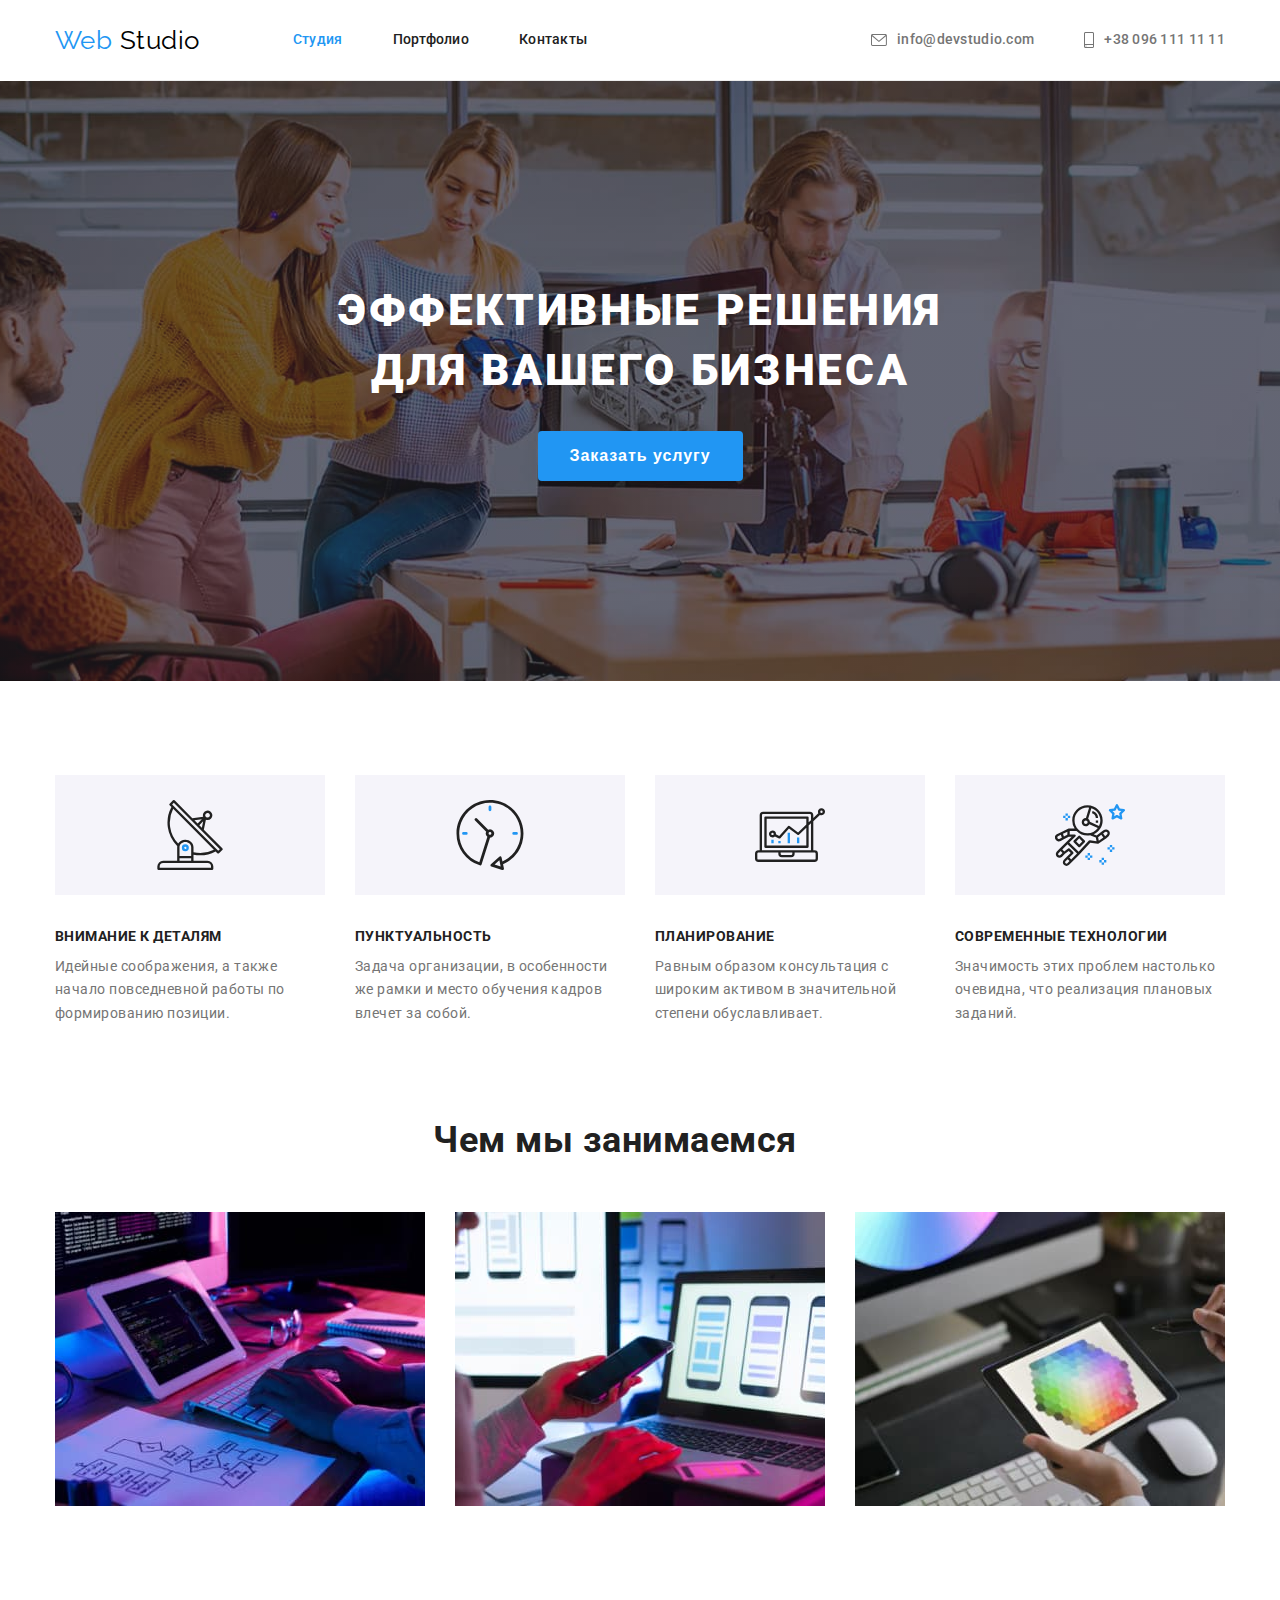
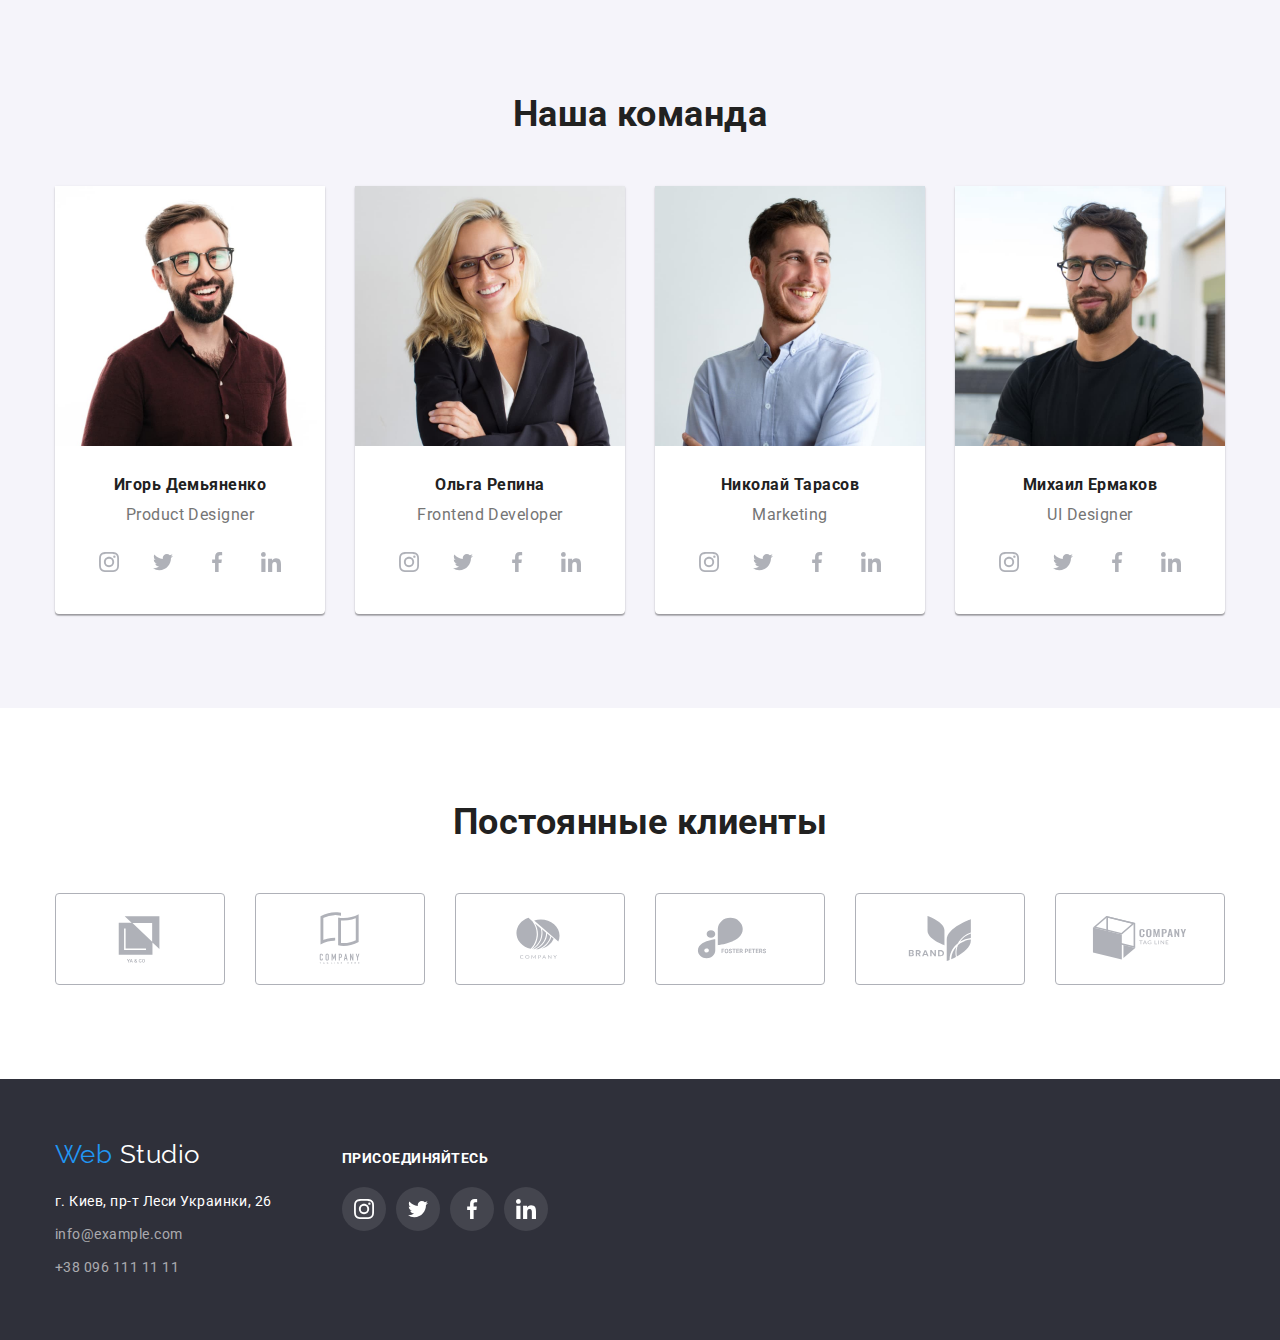
<file: index.html>
<!DOCTYPE html>
<html lang="ru">
  <head>
    <meta charset="UTF-8" />
    <meta http-equiv="X-UA-Compatible" content="IE=edge" />
    <meta name="viewport" content="width=device-width, initial-scale=1.0" />
    <title>Document</title>
    <link
      href="https://fonts.googleapis.com/css2?family=Raleway:wght@700&family=Roboto:wght@400;500;700;900&display=swap"
      rel="stylesheet"
    />
    <link
      rel="stylesheet"
      href="https://cdnjs.cloudflare.com/ajax/libs/modern-normalize/1.1.0/modern-normalize.min.css"
      integrity="sha512-wpPYUAdjBVSE4KJnH1VR1HeZfpl1ub8YT/NKx4PuQ5NmX2tKuGu6U/JRp5y+Y8XG2tV+wKQpNHVUX03MfMFn9Q=="
      crossorigin="anonymous"
      referrerpolicy="no-referrer"
    />
    <link rel="stylesheet" href="./css/styles.css" />
  </head>
  <body>
    <!-- Шапка сайта -->
    <header class="page-header">
      <div class="container-head">
        <nav>
          <div class="all-nav">
            <a href="./index.html" class="logo">
              Web
              <span class="logo-black">Studio</span>
            </a>

            <ul class="site-nav list">
              <li class="item">
                <a href="./index.html" class="link current">Студия</a>
              </li>
              <li class="item">
                <a href="./portfolio.html" class="link">Портфолио</a>
              </li>
              <li class="item"><a href="" class="link">Контакты</a></li>
            </ul>
          </div>
        </nav>

        <ul class="contact-list">
          <li class="connection">
            <a href="mailto:info@devstudio.com" class="contact-link">
              <svg class="mail-icon" width="16" height="12">
                <use href="./images/sprite.svg#icon-envelope"></use>
              </svg>
              info@devstudio.com
            </a>
          </li>
          <li class="connection">
            <a href="tel:+380961111111" class="contact-link">
              <svg class="phone-icon" width="10" height="16">
                <use href="./images/sprite.svg#icon-smartphone"></use>
              </svg>
              +38 096 111 11 11
            </a>
          </li>
        </ul>
      </div>
    </header>

    <main>
      <!-- Герой -->
      <section class="section hero">
        <div class="container">
          <h1 class="hero-title">
            Эффективные решения
            <br />
            для вашего бизнеса
          </h1>
          <button type="button" class="button">Заказать услугу</button>
        </div>
      </section>

      <!-- Преимущества -->
      <section class="section benefit">
        <div class="container">
          <h2 class="visually-hidden">Преимущества компании</h2>
          <ul class="benefit-list">
            <li class="benefit-option">
              <svg class="benefit-icon" width="270" height="120">
                <use href="./images/sprite.svg#icon-antenna-1"></use>
              </svg>
              <h3 class="benefit-option-title">Внимание к деталям</h3>
              <p class="benefit-text">
                Идейные соображения, а также начало повседневной работы по
                формированию позиции.
              </p>
            </li>
            <li class="benefit-option">
              <svg class="benefit-icon" width="270" height="120">
                <use href="./images/sprite.svg#icon-clock-2"></use>
              </svg>
              <h3 class="benefit-option-title">Пунктуальность</h3>
              <p class="benefit-text">
                Задача организации, в особенности же рамки и место обучения
                кадров влечет за собой.
              </p>
            </li>
            <li class="benefit-option">
              <svg class="benefit-icon" width="270" height="120">
                <use href="./images/sprite.svg#icon-diagram-3"></use>
              </svg>
              <h3 class="benefit-option-title">Планирование</h3>
              <p class="benefit-text">
                Равным образом консультация с широким активом в значительной
                степени обуславливает.
              </p>
            </li>
            <li class="benefit-option">
              <svg class="benefit-icon" width="270" height="120">
                <use href="./images/sprite.svg#icon-astronaut-4"></use>
              </svg>
              <h3 class="benefit-option-title">Современные технологии</h3>
              <p class="benefit-text">
                Значимость этих проблем настолько очевидна, что реализация
                плановых заданий.
              </p>
            </li>
          </ul>
        </div>
      </section>

      <!-- Функции -->
      <section class="section feature">
        <div class="container">
          <h2 class="feature-title">Чем мы занимаемся</h2>
          <ul class="feature-list">
            <li class="feature-images">
              <img
                src="./images/box-1.jpg"
                alt="Пример разработки декстопных приложений"
                width="370"
              />
            </li>
            <li class="feature-images">
              <img
                src="./images/box-2.jpg"
                alt="Пример разработки мобильных приложений"
                width="370"
              />
            </li>
            <li class="feature-images">
              <img
                src="./images/box-3.jpg"
                alt="Пример дизайнерских решений"
                width="370"
              />
            </li>
          </ul>
        </div>
      </section>

      <!-- Команда -->

      <section class="section team">
        <div class="container">
          <h2 class="team-title">Наша команда</h2>
          <ul class="team-list">
            <li class="team-dudes">
              <img
                src="./images/img-1.jpg"
                alt="Первый сотрудник"
                width="270"
              />
              <div class="team-wrapper">
                <h3 class="team-employee-name">Игорь Демьяненко</h3>
                <p class="team-employoee-position">Product Designer</p>
                <ul class="social-list">
                  <li class="social-item">
                    <a href="" class="social-link">
                      <svg class="social-icon" width="20" height="20">
                        <use href="./images/sprite.svg#icon-instagram-1"></use>
                      </svg>
                    </a>
                  </li>
                  <li class="social-item">
                    <a href="" class="social-link">
                      <svg class="social-icon" width="20" height="20">
                        <use href="./images/sprite.svg#icon-twitter-2"></use>
                      </svg>
                    </a>
                  </li>
                  <li class="social-item">
                    <a href="" class="social-link">
                      <svg class="social-icon" width="20" height="20">
                        <use href="./images/sprite.svg#icon-facebook-3"></use>
                      </svg>
                    </a>
                  </li>
                  <li class="social-item">
                    <a href="" class="social-link">
                      <svg class="social-icon" width="20" height="20">
                        <use href="./images/sprite.svg#icon-linkedin-4"></use>
                      </svg>
                    </a>
                  </li>
                </ul>
              </div>
            </li>

            <li class="team-dudes">
              <img
                src="./images/img-2.jpg"
                alt="Второй сотрудник"
                width="270"
              />
              <div class="team-wrapper">
                <h3 class="team-employee-name">Ольга Репина</h3>
                <p class="team-employoee-position">Frontend Developer</p>
                <ul class="social-list">
                  <li class="social-item">
                    <a href="" class="social-link">
                      <svg class="social-icon" width="20" height="20">
                        <use href="./images/sprite.svg#icon-instagram-1"></use>
                      </svg>
                    </a>
                  </li>
                  <li class="social-item">
                    <a href="" class="social-link">
                      <svg class="social-icon" width="20" height="20">
                        <use href="./images/sprite.svg#icon-twitter-2"></use>
                      </svg>
                    </a>
                  </li>
                  <li class="social-item">
                    <a href="" class="social-link">
                      <svg class="social-icon" width="20" height="20">
                        <use href="./images/sprite.svg#icon-facebook-3"></use>
                      </svg>
                    </a>
                  </li>
                  <li class="social-item">
                    <a href="" class="social-link">
                      <svg class="social-icon" width="20" height="20">
                        <use href="./images/sprite.svg#icon-linkedin-4"></use>
                      </svg>
                    </a>
                  </li>
                </ul>
              </div>
            </li>
            <li class="team-dudes">
              <img
                src="./images/img-3.jpg"
                alt="Третий сотрудник"
                width="270"
              />
              <div class="team-wrapper">
                <h3 class="team-employee-name">Николай Тарасов</h3>
                <p class="team-employoee-position">Marketing</p>
                <ul class="social-list">
                  <li class="social-item">
                    <a href="" class="social-link">
                      <svg class="social-icon" width="20" height="20">
                        <use href="./images/sprite.svg#icon-instagram-1"></use>
                      </svg>
                    </a>
                  </li>
                  <li class="social-item">
                    <a href="" class="social-link">
                      <svg class="social-icon" width="20" height="20">
                        <use href="./images/sprite.svg#icon-twitter-2"></use>
                      </svg>
                    </a>
                  </li>
                  <li class="social-item">
                    <a href="" class="social-link">
                      <svg class="social-icon" width="20" height="20">
                        <use href="./images/sprite.svg#icon-facebook-3"></use>
                      </svg>
                    </a>
                  </li>
                  <li class="social-item">
                    <a href="" class="social-link">
                      <svg class="social-icon" width="20" height="20">
                        <use href="./images/sprite.svg#icon-linkedin-4"></use>
                      </svg>
                    </a>
                  </li>
                </ul>
              </div>
            </li>
            <li class="team-dudes">
              <img
                src="./images/img-4.jpg"
                alt="Четвертый сотрудник"
                width="270"
              />
              <div class="team-wrapper">
                <h3 class="team-employee-name">Михаил Ермаков</h3>
                <p class="team-employoee-position">UI Designer</p>
                <ul class="social-list">
                  <li class="social-item">
                    <a href="" class="social-link">
                      <svg class="social-icon" width="20" height="20">
                        <use href="./images/sprite.svg#icon-instagram-1"></use>
                      </svg>
                    </a>
                  </li>
                  <li class="social-item">
                    <a href="" class="social-link">
                      <svg class="social-icon" width="20" height="20">
                        <use href="./images/sprite.svg#icon-twitter-2"></use>
                      </svg>
                    </a>
                  </li>
                  <li class="social-item">
                    <a href="" class="social-link">
                      <svg class="social-icon" width="20" height="20">
                        <use href="./images/sprite.svg#icon-facebook-3"></use>
                      </svg>
                    </a>
                  </li>
                  <li class="social-item">
                    <a href="" class="social-link">
                      <svg class="social-icon" width="20" height="20">
                        <use href="./images/sprite.svg#icon-linkedin-4"></use>
                      </svg>
                    </a>
                  </li>
                </ul>
              </div>
            </li>
          </ul>
        </div>
      </section>

      <!-- Постоянные клиенты -->

      <section class="section clients">
        <div class="container">
          <h2 class="clients-title">Постоянные клиенты</h2>
          <ul class="clients-list">
            <li class="client-item">
              <a href="" class="client-link">
                <svg class="client-icon" width="106" height="60">
                  <use href="./images/sprite.svg#icon-Logo-1"></use>
                </svg>
              </a>
            </li>
            <li class="client-item">
              <a href="" class="client-link">
                <svg class="client-icon" width="106" height="60">
                  <use href="./images/sprite.svg#icon-Logo-2"></use>
                </svg>
              </a>
            </li>
            <li class="client-item">
              <a href="" class="client-link">
                <svg class="client-icon" width="106" height="60">
                  <use href="./images/sprite.svg#icon-Logo-3"></use>
                </svg>
              </a>
            </li>
            <li class="client-item">
              <a href="" class="client-link">
                <svg class="client-icon" width="106" height="60">
                  <use href="./images/sprite.svg#icon-Logo-4"></use>
                </svg>
              </a>
            </li>
            <li class="client-item">
              <a href="" class="client-link">
                <svg class="client-icon" width="106" height="60">
                  <use href="./images/sprite.svg#icon-Logo-5"></use>
                </svg>
              </a>
            </li>
            <li class="client-item">
              <a href="" class="client-link">
                <svg class="client-icon" width="106" height="60">
                  <use href="./images/sprite.svg#icon-Logo-6"></use>
                </svg>
              </a>
            </li>
          </ul>
        </div>
      </section>
    </main>

    <!-- Футер -->
    <footer class="full-footer">
      <div class="container footer">
        <div class="footer-contacts">
          <a href="./index.html" class="logo">
            Web
            <span class="logo-white">Studio</span>
          </a>

          <address class="address">
            <p class="address-details">г. Киев, пр-т Леси Украинки, 26</p>
            <ul class="contact list">
              <li class="contact-details">
                <a href="mailto:info@example.com" class="mail-footer">
                  info@example.com
                </a>
              </li>
              <li class="contact-details">
                <a href="tel:+380961111111" class="phone-footer">
                  +38 096 111 11 11
                </a>
              </li>
            </ul>
          </address>
        </div>

        <div class="footer-social-links">
          <h3 class="footer-social-title">присоединяйтесь</h3>
          <ul class="social-list">
            <li class="social-item">
              <a href="" class="footer-social-link">
                <svg class="footer-social-icon" width="20" height="20">
                  <use href="./images/sprite.svg#icon-instagram-1"></use>
                </svg>
              </a>
            </li>
            <li class="social-item">
              <a href="" class="footer-social-link">
                <svg class="footer-social-icon" width="20" height="20">
                  <use href="./images/sprite.svg#icon-twitter-2"></use>
                </svg>
              </a>
            </li>
            <li class="social-item">
              <a href="" class="footer-social-link">
                <svg class="footer-social-icon" width="20" height="20">
                  <use href="./images/sprite.svg#icon-facebook-3"></use>
                </svg>
              </a>
            </li>
            <li class="social-item">
              <a href="" class="footer-social-link">
                <svg class="footer-social-icon" width="20" height="20">
                  <use href="./images/sprite.svg#icon-linkedin-4"></use>
                </svg>
              </a>
            </li>
          </ul>
        </div>
      </div>
    </footer>
  </body>
</html>
</file>
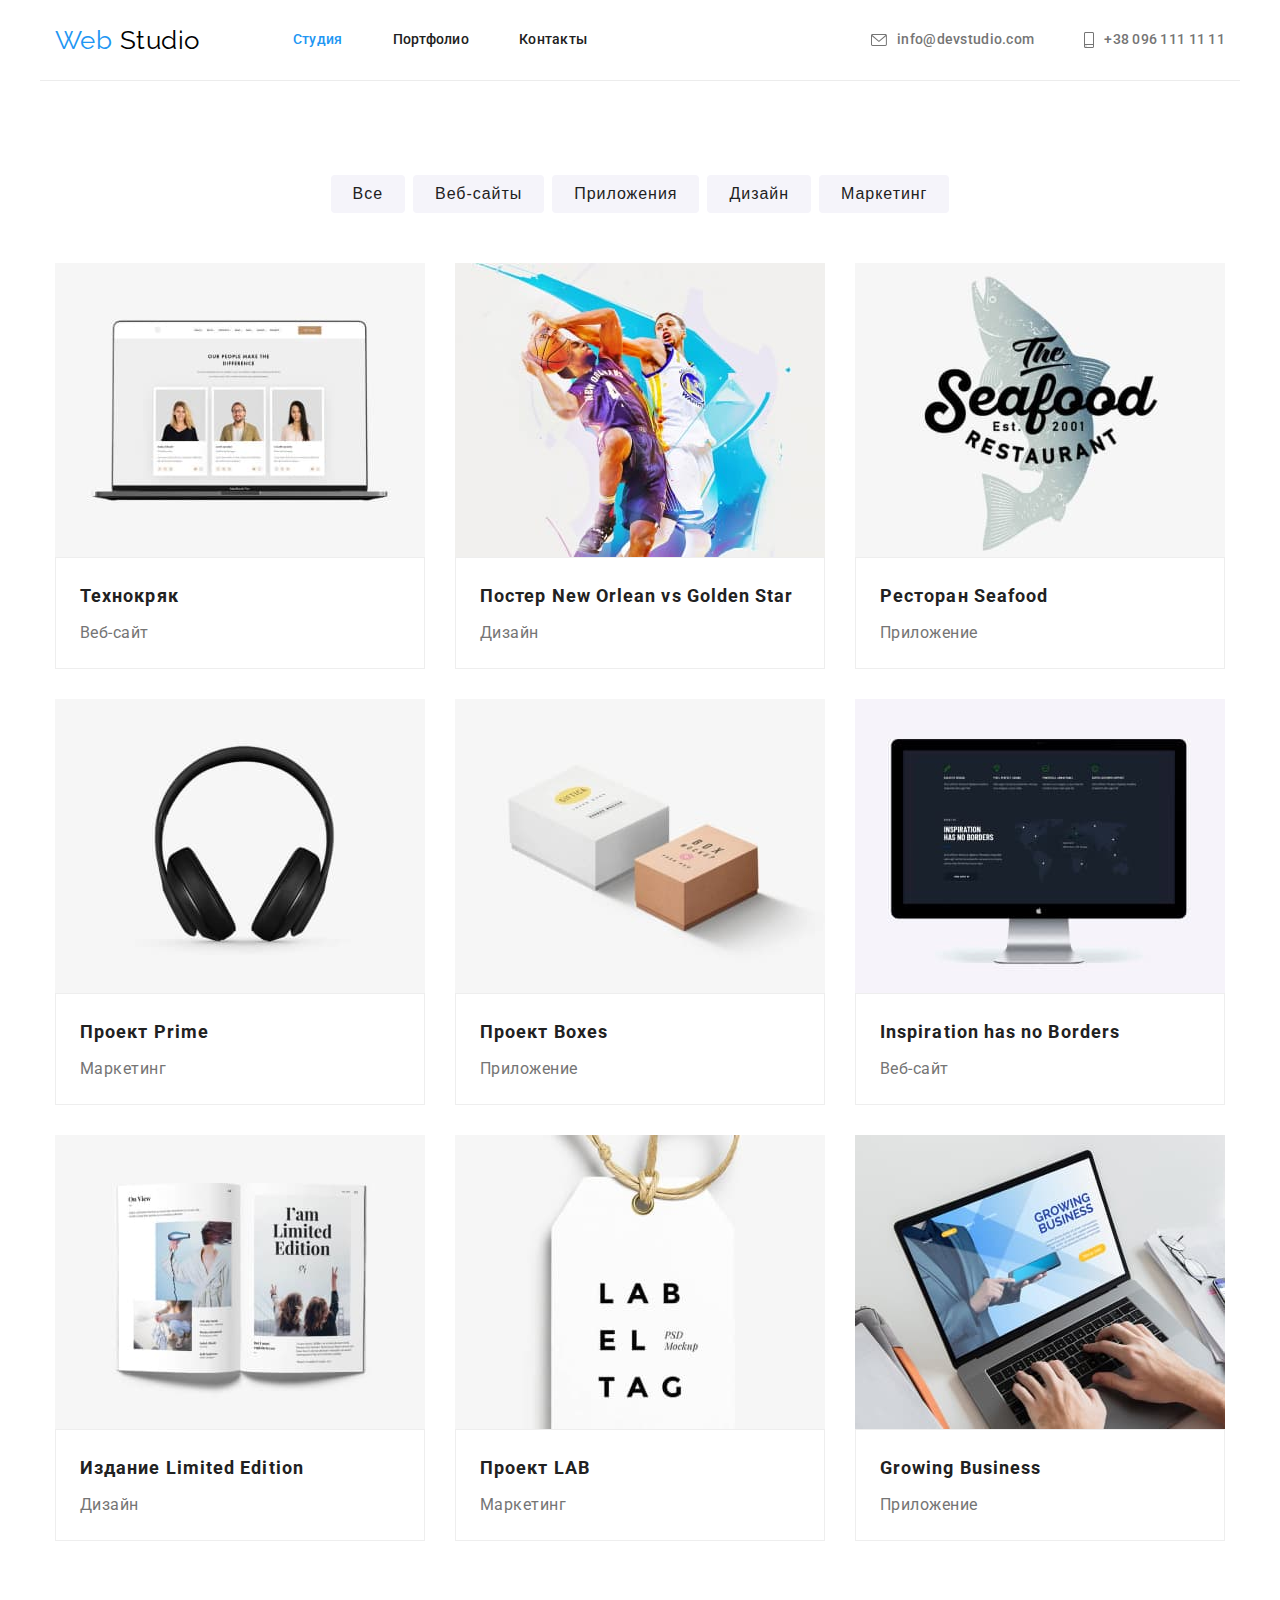
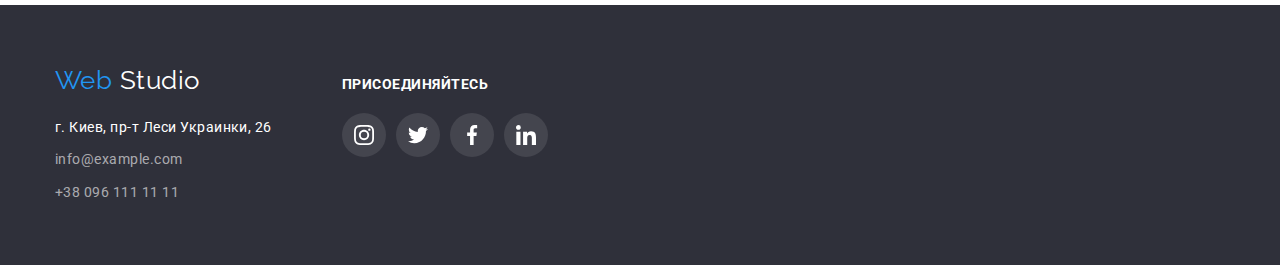
<file: portfolio.html>
<!DOCTYPE html>
<html lang="ru">
  <head>
    <meta charset="UTF-8" />
    <meta http-equiv="X-UA-Compatible" content="IE=edge" />
    <meta name="viewport" content="width=device-width, initial-scale=1.0" />
    <title>Document</title>
    <link
      href="https://fonts.googleapis.com/css2?family=Raleway:wght@700&family=Roboto:wght@400;500;700;900&display=swap"
      rel="stylesheet"
    />
    <link
      rel="stylesheet"
      href="https://cdnjs.cloudflare.com/ajax/libs/modern-normalize/1.1.0/modern-normalize.min.css"
      integrity="sha512-wpPYUAdjBVSE4KJnH1VR1HeZfpl1ub8YT/NKx4PuQ5NmX2tKuGu6U/JRp5y+Y8XG2tV+wKQpNHVUX03MfMFn9Q=="
      crossorigin="anonymous"
      referrerpolicy="no-referrer"
    />
    <link rel="stylesheet" href="./css/styles.css" />
  </head>

  <body>
    <!-- Шапка сайта -->
    <header class="page-header">
      <div class="container-head">
        <nav>
          <div class="all-nav">
            <a href="./index.html" class="logo">
              Web
              <span class="logo-black">Studio</span>
            </a>

            <ul class="site-nav list">
              <li class="item">
                <a href="./index.html" class="link current">Студия</a>
              </li>
              <li class="item">
                <a href="./portfolio.html" class="link">Портфолио</a>
              </li>
              <li class="item"><a href="" class="link">Контакты</a></li>
            </ul>
          </div>
        </nav>

        <ul class="contact-list">
          <li class="connection">
            <a href="mailto:info@devstudio.com" class="contact-link">
              <svg class="mail-icon" width="16" height="12">
                <use href="./images/sprite.svg#icon-envelope"></use>
              </svg>
              info@devstudio.com
            </a>
          </li>
          <li class="connection">
            <a href="tel:+380961111111" class="contact-link">
              <svg class="phone-icon" width="10" height="16">
                <use href="./images/sprite.svg#icon-smartphone"></use>
              </svg>
              +38 096 111 11 11
            </a>
          </li>
        </ul>
      </div>
    </header>

    <main>
      <!-- Портфолио  -->

      <section class="section">
        <div class="container">
          <h1 class="visually-hidden">Портфолио</h1>
          <ul class="criteria">
            <li class="criteria-btn">
              <button type="button" class="button-secondary">Все</button>
            </li>
            <li class="criteria-btn">
              <button type="button" class="button-secondary">Веб-сайты</button>
            </li>
            <li class="criteria-btn">
              <button type="button" class="button-secondary">Приложения</button>
            </li>
            <li class="criteria-btn">
              <button type="button" class="button-secondary">Дизайн</button>
            </li>
            <li class="criteria-btn">
              <button type="button" class="button-secondary">Маркетинг</button>
            </li>
          </ul>

          <ul class="portfolio">
            <li class="portfolio-elements">
              <img
                src="./images/prtfl-1.jpg"
                alt="фото веб-сайта"
                width="370"
              />
              <div class="portfolio-wrapper">
                <h2 class="portfolio-title">Технокряк</h2>
                <p class="portfolio-title-designation">Веб-сайт</p>
              </div>
            </li>
            <li class="portfolio-elements">
              <img src="./images/prtfl-2.jpg" alt="фото дизайна" width="370" />
              <div class="portfolio-wrapper">
                <h2 class="portfolio-title">
                  Постер New Orlean vs Golden Star
                </h2>
                <p class="portfolio-title-designation">Дизайн</p>
              </div>
            </li>
            <li class="portfolio-elements">
              <img
                src="./images/prtfl-3.jpg"
                alt="фото приложения"
                width="370"
              />
              <div class="portfolio-wrapper">
                <h2 class="portfolio-title">Ресторан Seafood</h2>
                <p class="portfolio-title-designation">Приложение</p>
              </div>
            </li>
            <li class="portfolio-elements">
              <img
                src="./images/prtfl-4.jpg"
                alt="пример маркетинга"
                width="370"
              />
              <div class="portfolio-wrapper">
                <h2 class="portfolio-title">Проект Prime</h2>
                <p class="portfolio-title-designation">Маркетинг</p>
              </div>
            </li>
            <li class="portfolio-elements">
              <img
                src="./images/prtfl-5.jpg"
                alt="фото приложения"
                width="370"
              />
              <div class="portfolio-wrapper">
                <h2 class="portfolio-title">Проект Boxes</h2>
                <p class="portfolio-title-designation">Приложение</p>
              </div>
            </li>
            <li class="portfolio-elements">
              <img
                src="./images/prtfl-6.jpg"
                alt="фото веб-сайта"
                width="370"
              />
              <div class="portfolio-wrapper">
                <h2 class="portfolio-title">Inspiration has no Borders</h2>
                <p class="portfolio-title-designation">Веб-сайт</p>
              </div>
            </li>
            <li class="portfolio-elements">
              <img
                src="./images/prtfl-7.jpg"
                alt="пример дизайна"
                width="370"
              />
              <div class="portfolio-wrapper">
                <h2 class="portfolio-title">Издание Limited Edition</h2>
                <p class="portfolio-title-designation">Дизайн</p>
              </div>
            </li>
            <li class="portfolio-elements">
              <img
                src="./images/prtfl-8.jpg"
                alt="пример маркетинга"
                width="370"
              />
              <div class="portfolio-wrapper">
                <h2 class="portfolio-title">Проект LAB</h2>
                <p class="portfolio-title-designation">Маркетинг</p>
              </div>
            </li>
            <li class="portfolio-elements">
              <img
                src="./images/prtfl-9.jpg"
                alt="фото приложения"
                width="370"
              />
              <div class="portfolio-wrapper">
                <h2 class="portfolio-title">Growing Business</h2>
                <p class="portfolio-title-designation">Приложение</p>
              </div>
            </li>
          </ul>
        </div>
      </section>
    </main>

    <!-- Футер -->
    <footer class="full-footer">
      <div class="container footer">
        <div class="footer-contacts">
          <a href="./index.html" class="logo">
            Web
            <span class="logo-white">Studio</span>
          </a>

          <address class="address">
            <p class="address-details">г. Киев, пр-т Леси Украинки, 26</p>
            <ul class="contact list">
              <li class="contact-details">
                <a href="mailto:info@example.com" class="mail-footer">
                  info@example.com
                </a>
              </li>
              <li class="contact-details">
                <a href="tel:+380961111111" class="phone-footer">
                  +38 096 111 11 11
                </a>
              </li>
            </ul>
          </address>
        </div>

        <div class="footer-social-links">
          <h3 class="footer-social-title">присоединяйтесь</h3>
          <ul class="social-list">
            <li class="social-item">
              <a href="" class="footer-social-link">
                <svg class="footer-social-icon" width="20" height="20">
                  <use href="./images/sprite.svg#icon-instagram-1"></use>
                </svg>
              </a>
            </li>
            <li class="social-item">
              <a href="" class="footer-social-link">
                <svg class="footer-social-icon" width="20" height="20">
                  <use href="./images/sprite.svg#icon-twitter-2"></use>
                </svg>
              </a>
            </li>
            <li class="social-item">
              <a href="" class="footer-social-link">
                <svg class="footer-social-icon" width="20" height="20">
                  <use href="./images/sprite.svg#icon-facebook-3"></use>
                </svg>
              </a>
            </li>
            <li class="social-item">
              <a href="" class="footer-social-link">
                <svg class="footer-social-icon" width="20" height="20">
                  <use href="./images/sprite.svg#icon-linkedin-4"></use>
                </svg>
              </a>
            </li>
          </ul>
        </div>
      </div>
    </footer>
  </body>
</html>
</file>
<file: css/styles.css>
html {
  box-sizing: border-box;
}

*,
*::before,
*::after {
  box-sizing: inherit;
}

:root {
  --primery-text-color: #757575;
  --title-text-color: #212121;
  --accent-color: #2196f3;
  --white-color: #ffffff;
  --bgc-main: #ffffff;
  --bgc-darck: #2f303a;
  --bgc-light: #f5f4fa;
  --icon-color: #afb1b8;
}

h1,
h2,
h3,
h4,
h5,
h6,
ul,
p {
  padding: 0;
  margin: 0;
}

body {
  margin: 0;
  background-color: var(--bgc-main);
  color: var(--primery-text-color);

  font-family: Roboto, sans-serif;
  letter-spacing: 0.03em;
}

.container {
  width: 1200px;
  padding-left: 15px;
  padding-right: 15px;
  margin-left: auto;
  margin-right: auto;
  /* padding-bottom: 94px; */
  /* outline: 2px solid red; */
}

.list,
.connection,
.benefit-list,
.feature-list,
.team-list,
.criteria,
.portfolio,
.social-list,
.clients-list {
  list-style: none;
  /* text-align: center; */
}

.section {
  padding: 94px 0;
}

.visually-hidden {
  position: absolute;
  width: 1px;
  height: 1px;
  margin: -1px;
  padding: 0;
  overflow: hidden;
  border: 0;
  clip: rect(0 0 0 0);
}

/* шапка сайта */

.site-nav,
.contact-list {
  display: flex;
}

/* .site-nav .item {
margin-right: 50px;
}

.site-nav .item:last-child {
margin: 0;
} */

.site-nav .item:not(:last-child),
.contact-list .connection:not(:last-child) {
  margin-right: 50px;
}

/* .site-nav .item + .item {
    margin-left: 40px;
} */

.site-nav .link,
.contact-list .contact-link {
  display: flex;
  align-items: center;
  padding-top: 32px;
  padding-bottom: 32px;
}

.container-head {
  display: flex;
  align-items: center;
  width: 1200px;
  padding-left: 15px;
  padding-right: 15px;
  margin-left: auto;
  margin-right: auto;
  /* border: 1px solid #ececec; */
  border-bottom: 1px solid #ececec;
}

.all-nav {
  display: flex;
  align-items: center;
}

/* .container {
    margin-left: auto;
    margin-right: auto;
    width: 1200px;
} */

/* лого */

.logo {
  color: var(--accent-color);
  font-family: Raleway, sans-serif;
  text-decoration: none;
  font-size: 26px;
  line-height: 1.19;
}
.logo-black {
  color: #000000;
}
.logo-white {
  color: #ffffff;
}
/* site nav */

.site-nav {
  margin-left: 93px;
}
.site-nav,
.contact-link {
  font-weight: 500;
  font-size: 14px;
  line-height: 1.14;
  letter-spacing: 0.02em;
}

.site-nav .link {
  color: var(--title-text-color);
  text-decoration: none;
}

.site-nav .link:hover,
.site-nav .link:focus {
  color: var(--accent-color);
}

.site-nav .link.current {
  color: var(--accent-color);
}

/* контакты */

.contact-list {
  margin-left: auto;
}

.contact-link {
  color: var(--primery-text-color);
  text-decoration: none;
}

.contact-link:hover,
.contact-link:focus {
  color: var(--accent-color);
}

.mail-icon,
.phone-icon {
  fill: var(--primery-text-color);
  margin-right: 10px;
}

.contact-link:hover .phone-icon,
.contact-link:focus .phone-icon {
  fill: var(--accent-color);
}

.contact-link:hover .mail-icon,
.contact-link:focus .mail-icon {
  fill: var(--accent-color);
}
/* hero */

.hero {
  background-color: var(--bgc-darck);
  background-image: linear-gradient(
      rgba(47, 48, 58, 0.4),
      rgba(47, 48, 58, 0.4)
    ),
    url(../images/bg-img.jpg);
  background-repeat: no-repeat;
  background-position: center;
  background-size: cover;
  text-align: center;
  padding: 200px 0;
}

.hero-title {
  color: var(--white-color);

  font-weight: 900;
  font-size: 44px;
  line-height: 1.36;

  letter-spacing: 0.06em;
  text-transform: uppercase;

  /* padding-top: 200px; */
  margin-bottom: 30px;
}

.button {
  display: inline-block;
  border: 0;
  border-radius: 4px;
  padding: 10px 32px;
  min-width: 200px;
  text-align: center;
  /* margin-bottom: 200px; */
  /* box-shadow: 0px 4px 4px rgba(0, 0, 0, 0.15); */
  background-color: var(--accent-color);
  color: var(--white-color);
  /* font-family: inherit; */
  font-weight: 700;
  font-size: 16px;
  line-height: 1.87;

  /* display: flex;
align-items: center;
text-align: center; */
  letter-spacing: 0.06em;
  cursor: pointer;
}
.button:hover,
.button:focus {
  box-shadow: 0px 4px 4px rgba(0, 0, 0, 0.15);
}
/* преимущества */

.benefit-list {
  display: flex;
}

.benefit-option-title {
  text-transform: uppercase;
  color: var(--title-text-color);
  font-size: 14px;
  line-height: 1.14;
  margin-bottom: 10px;
}

.benefit-text {
  width: 270px;
  font-size: 14px;
  line-height: 1.71;
}

.benefit-option:not(:last-child) {
  margin-right: 30px;
}

.benefit-icon {
  background-color: var(--bgc-light);
  padding: 25px 100px;
  margin-bottom: 30px;
}

/* функциии */

.feature {
  padding-top: 0;
}

.feature-list {
  display: flex;
}

.feature-title {
  margin-right: 50px;
}

.feature-images:not(:last-child) {
  margin-right: 30px;
}

/* команда  */

.team {
  background-color: var(--bgc-light);
}

.team-title {
  margin-bottom: 50px;
}

.team-employee-name {
  color: var(--title-text-color);
  font-size: 16px;
  line-height: 1.18;
  /* margin-top: 30px; */
  margin-bottom: 10px;
  /* text-align: center; */
}

.team-employoee-position {
  /* margin-bottom: 30px; */
  margin-bottom: 16px;
}

.team-list {
  display: flex;
}

.team-dudes {
  background: #ffffff;
  box-shadow: 0px 1px 3px rgba(0, 0, 0, 0.12), 0px 1px 1px rgba(0, 0, 0, 0.14),
    0px 2px 1px rgba(0, 0, 0, 0.2);
  border-radius: 0px 0px 4px 4px;
  text-align: center;
  /* padding-bottom: 30px; */
}

.team-dudes:not(:last-child) {
  margin-right: 30px;
}

.team-wrapper {
  padding: 30px 0;
}

.benefit-title,
.feature-title,
.team-title,
.clients-title {
  color: var(--title-text-color);
  font-size: 36px;
  line-height: 1.16;
  text-align: center;
  margin-bottom: 50px;
}

.social-list {
  display: flex;
  justify-content: center;
}

.social-link {
  width: 44px;
  height: 44px;
  display: block;
  display: flex;
  align-items: center;
  justify-content: center;
}

.social-link:hover,
.social-link:focus,
.footer-social-link:hover,
.footer-social-link:focus {
  background-color: var(--accent-color);
  border-radius: 50%;
}

.social-item:not(:last-child) {
  margin-right: 10px;
}

.social-icon {
  /* width: 20px;
  height: 20px; */
  fill: var(--icon-color);
}

.social-link:hover .social-icon,
.social-link:focus .social-icon {
  fill: var(--white-color);
}

/* Постоянные клиенты */

.client-icon {
  fill: var(--icon-color);
  /* margin: 16px 32px; */
}

.clients-list {
  display: flex;
  align-items: center;
  justify-content: center;
}
.client-item {
}

.client-item:not(:last-child) {
  margin-right: 30px;
}

.client-link {
  display: flex;
  width: 170px;
  height: 92px;
  align-items: center;
  justify-content: center;
  border: 1px solid var(--icon-color);
  box-sizing: border-box;
  border-radius: 4px;
}

.client-link:hover,
.client-link:focus {
  border: 1px solid var(--accent-color);
}

.client-link:hover .client-icon,
.client-link:focus .client-icon {
  fill: var(--accent-color);
}

/* футер */
.footer-social-links {
}

.footer-social-title {
  text-transform: uppercase;
  color: var(--white-color);
  font-size: 14px;
  line-height: 1.14;
  margin-bottom: 20px;
}

.full-footer {
  /* display: flex; */
  background-color: var(--bgc-darck);
  padding: 60px 0;
}

.footer {
  display: flex;
  align-items: baseline;
}

.footer-contacts {
  margin-right: 70px;
}

.address {
  margin-top: 20px;
  color: var(--white-color);
  font-size: 14px;
  line-height: 1.71;
  font-style: normal;
  /* margin-right: 70px; */
}

.address-details {
  margin-bottom: 9px;
}

.contact-details:not(:last-child) {
  margin-bottom: 9px;
}

.mail-footer,
.phone-footer {
  color: rgba(255, 255, 255, 0.6);
  text-decoration: none;
}

.contact-footer:hover,
.contact-footer:focus {
  color: var(--accent-color);
}

.footer-social-icon {
  fill: var(--white-color);
}

.footer-social-link {
  width: 44px;
  height: 44px;
  display: flex;
  align-items: center;
  justify-content: center;
  background: rgba(255, 255, 255, 0.1);
  border-radius: 50%;
}

/* Стили для portfolio.html  */

.portfolio-title {
  color: var(--title-text-color);
  font-size: 18px;
  line-height: 2;
  letter-spacing: 0.06em;
  margin-bottom: 4px;
}

.button-secondary {
  display: inline-block;
  border: 0;
  padding: 6px 22px;
  border-radius: 4px;
  background-color: var(--bgc-light);
  color: var(--title-text-color);
  cursor: pointer;
  font-weight: 500;
  font-size: 16px;
  line-height: 1.62;
  letter-spacing: 0.06em;
}

.button-secondary:hover,
.button-secondary:focus {
  color: var(--white-color);
  background-color: var(--accent-color);
}

.criteria {
  display: flex;
  justify-content: center;
  /* font-weight: 500;
  font-size: 16px;
  line-height: 1.62; */
  margin-bottom: 50px;
}

.criteria-btn:not(:last-child) {
  margin-right: 8px;
}

.portfolio-title-designation {
  font-size: 16px;
  line-height: 1.87;
}

.portfolio {
  display: flex;
  flex-wrap: wrap;
  margin-right: -30px;
  margin-bottom: -30px;
}

.portfolio-wrapper {
  border: 1px solid #eeeeee;
  padding: 20px 24px;
}

.portfolio-elements {
  margin-right: 30px;
  margin-bottom: 30px;
  flex-basis: calc(100% / 3 - 30px);
}

.portfolio-elements:nth-child(3n) {
  margin-right: 0;
}

.portfolio-elements:nth-last-child(-n + 3) {
  margin-bottom: 0;
}

img {
  display: block;
  max-width: 100%;
  height: auto;
}

.portfolio-elements:hover,
.portfolio-elements:focus {
  box-shadow: 0px 1px 3px rgba(0, 0, 0, 0.12), 0px 1px 1px rgba(0, 0, 0, 0.14),
    0px 2px 1px rgba(0, 0, 0, 0.2);
}
</file>
